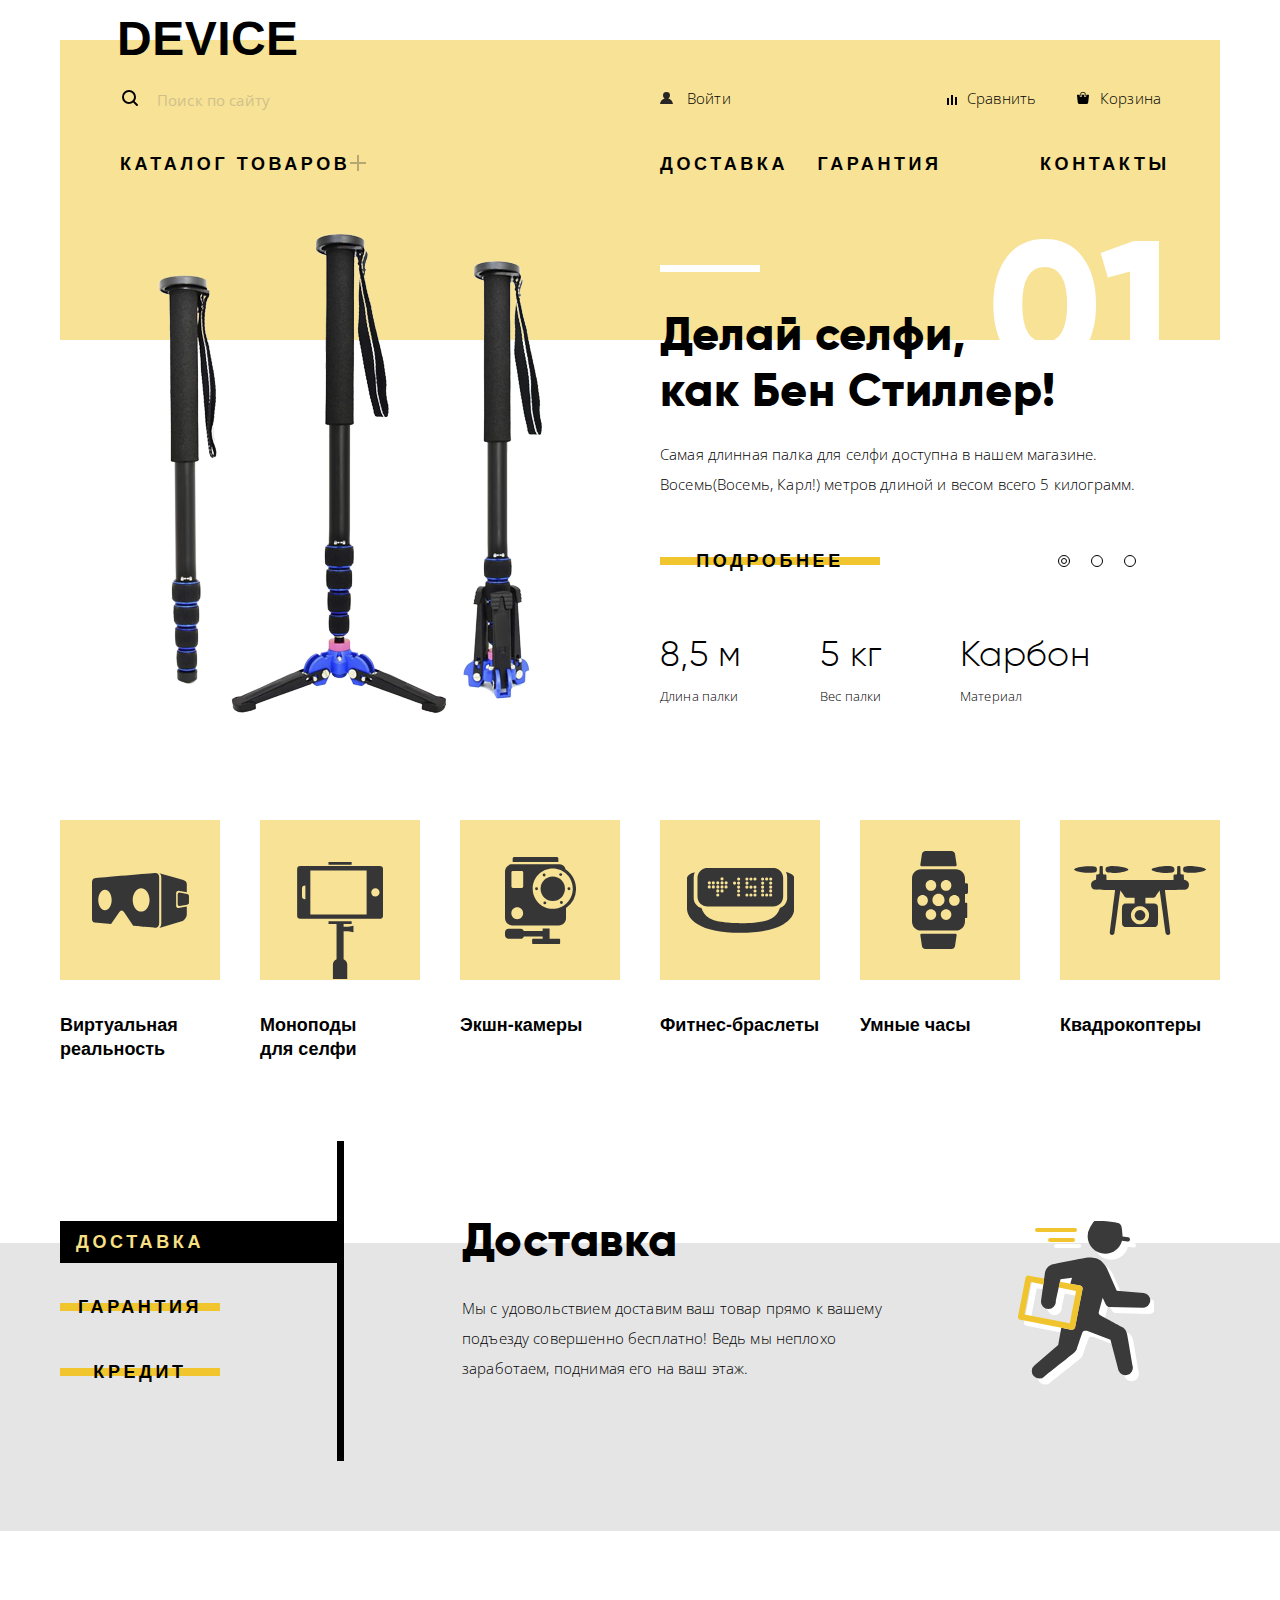
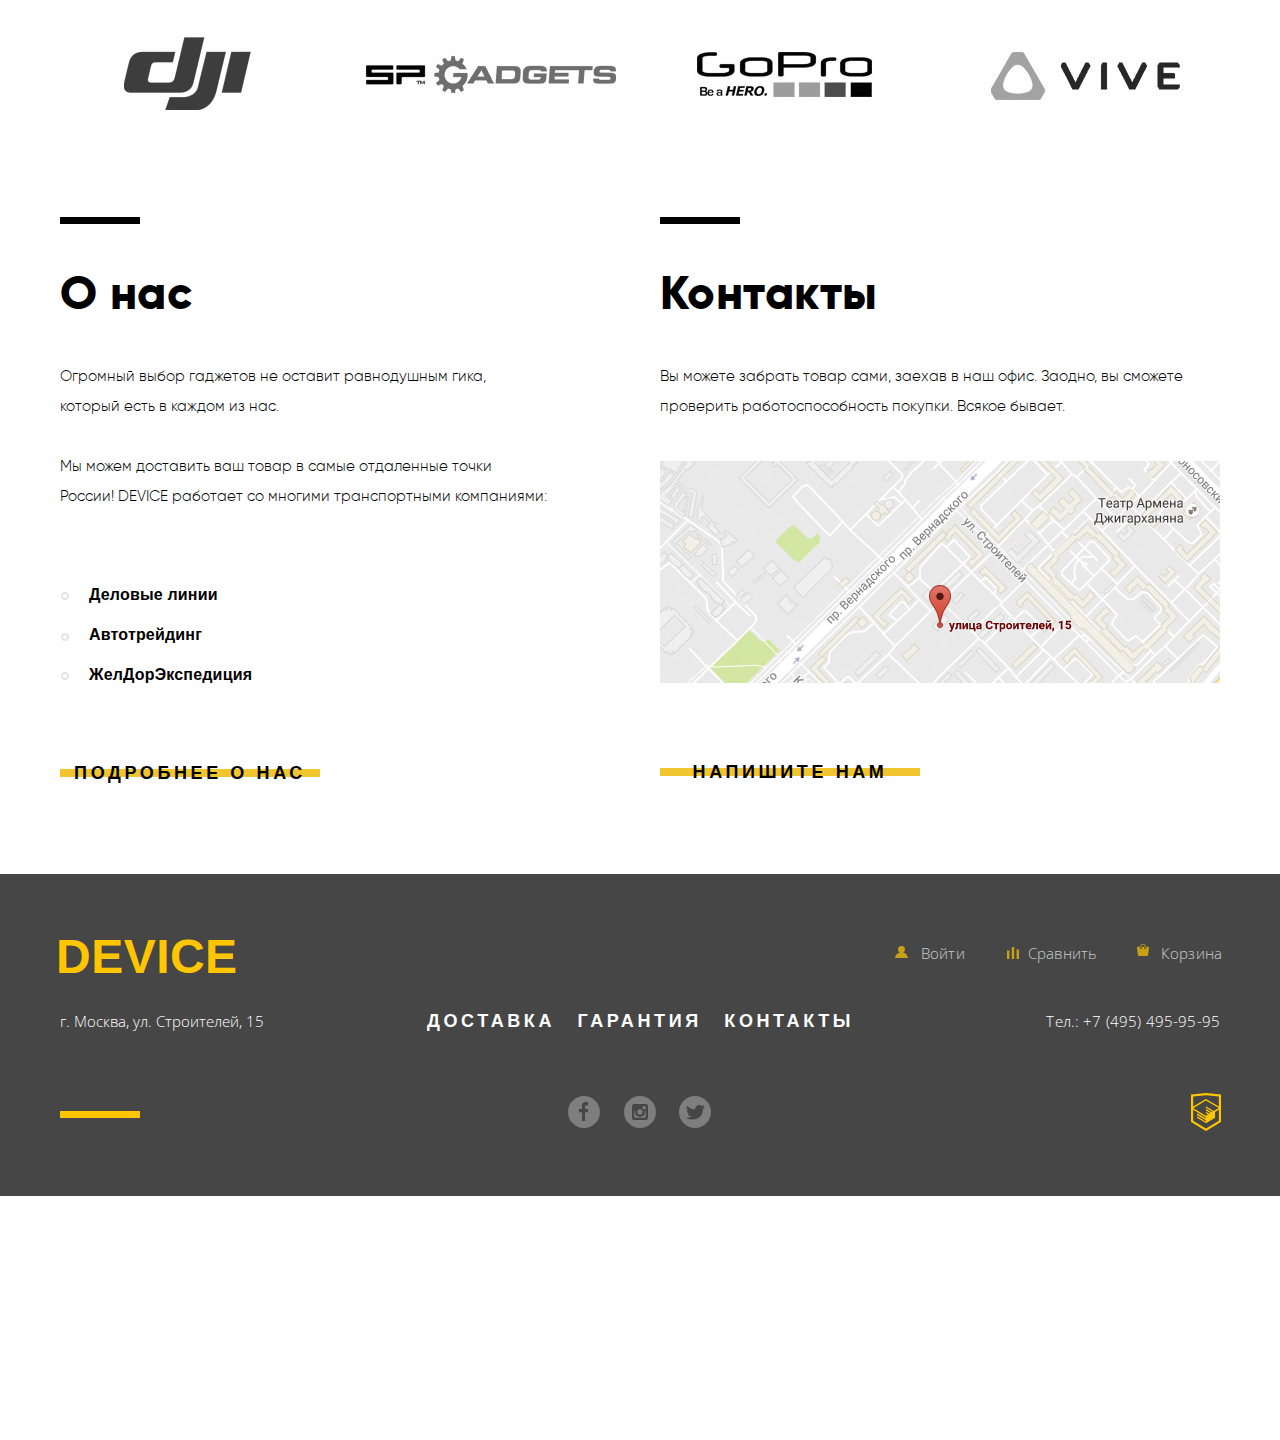
<file: index.html>
<!DOCTYPE html>
<html lang="ru">
  <head>
    <meta charset="utf-8">
    <title>Девайс</title>
    <link href="https://fonts.googleapis.com/css?family=Open+Sans:300,400&amp;subset=cyrillic,cyrillic-ext" rel="stylesheet">
    <link href="css/normalize.css" rel="stylesheet">
    <link rel="stylesheet" href="css/stylesheet.css">
   <!-- <style>
      .main-container {
        width: 1160px;
        margin: 0 auto;
      }

    </style>-->
  </head>
  <body>
    
    <header class="main-container">
      <div class="main-container-header">
        <a class="main-header-logo">
          <span class="main-header-logo">DEVICE</span>
        </a>

        <div class="main-header-start">
          <div class="search-form">
            <form class="main-header-search" action="https://echo.htmlacademy.ru" method="post">
              <input class="icon-search" type="text"  name="search-site" value="" placeholder="Поиск по сайту">
              <button class="button-search" type="submit">Найти</button>
            </form>
          </div>

          <ul class="user-navigation">
            <li class="user-link">
              <a href="login.html">
              Войти
              </a>
            </li>
            <li class="compare"> 
                <a href="compare.html">
                  Сравнить
                </a>
            </li>
            <li class="cart">
              <a href="cart.html">
                Корзина
              </a>
            </li>
          </ul>
          
        </div>

        <nav class="main-navigation">
          <ul class="main-catalog-navigation">
            <li class="top"><a href="#">
            Каталог товаров</a>
              <ul class="main-catalog-navigation-list">
                <li class="col col1">
                  <ul class="col-items">
                    <li class="col1-item"><a href="#">Виртуальная реальность</a></li>
                    <li class="col1-item"><a href="catalog.html">Моноподы для селфи</a></li>
                    <li class="col1-item"><a href="#">Экшн-камеры</a></li>
                  </ul>
                </li>
                <li class="col col2">
                  <ul class="col-items">
                    <li class="col1-item"><a href="#">Фитнес-браслеты</a></li>
                    <li class="col1-item"><a href="#">Умные часы</a></li>
                  </ul>
                </li>
                <li class="col col3">
                  <ul class="col-items">
                    <li class="col1-item"><a href="#">Квадрокоптеры</a></li>
                  </ul>
                </li>
              </ul>
            </li>       
          </ul>

          <ul class="main-services-navigation">
            <li><a href="delivery.html">Доставка</a></li>
            <li><a href="guarantee.html">Гарантия</a></li>
            <li><a href="contacts.html">Контакты</a></li>
          </ul>
        </nav>
      </div>

    </header>

    <main class="main-container">
      <h1 class="visually-hidden">Девайс</h1>

      <section class="promo-slider">
        <h2 class="visually-hidden">Промо-слайдер</h2>
      
        <ul class="promo-slider-list">
          <li>
            <div class="slide">
              <div class="slide-photo">
                <img src="img/slider-1.png" width="384" height="486" alt="Палка для селфи">
              </div>
              <div class="slide-text slide01">
                <h3>Делай селфи,<br>
                как Бен Стиллер!</h3>
                <p>Самая длинная палка для селфи доступна в нашем магазине.<br>
                  Восемь(Восемь, Карл!) метров длиной и весом всего 5 килограмм.
                </p>
                <a class="button" href="#">Подробнее</a>
                <table class="promo-slider-item">
                  <tr>
                    <td class="table-data">8,5 м</td>
                    <td class="table-data">5 кг</td>
                    <td class="table-data">Карбон</td>
                  </tr>
                  <tr>
                    <td class="table-title">Длина палки</td>
                    <td class="table-title">Вес палки</td>
                    <td class="table-title">Материал</td>
                  </tr>
                </table>
              </div>
            </div>
          </li>
          <li>
            <div class="slide">
              <div class="slide-photo">
                <img src="img/slider-2.png" width="345" height="485" alt="Фитнес-браслет">
              </div>
              <div class="slide-text slide02">
                <h3>Худеем<br>правильно!</h3>
                <p>Мотивирующие фитнес-браслеты помогут найти в себе силы<br>
                  не пропускать занятия и соблюдать диету.
                </p>
                <a class="button" href="#">Подробнее</a>
                <table class="promo-slider-item">
                  <tr>
                    <td class="table-data">48 часов</td>
                  </tr>
                  <tr>
                    <td class="table-title">Без подзарядки</td>
                  </tr>
                </table>
              </div>
            </div>
          </li>
          <li>
            <div class="slide">
              <div class="slide-photo">
                <img src="img/slider-3.png" width="526" height="334" alt="Квадрокоптер">
              </div>
              <div class="slide-text slide03">
                <h3>Порхает как бабочка,<br>жалит как пчела!</h3>
                <p>Этот обычный, на первый взгляд, квадрокоптер оснащен<br>
                  мощным лазером, замаскированным под стандартную камеру.
                </p>
                <a class="button" href="#">Подробнее</a>
                <table class="promo-slider-item">
                  <tr>
                    <td class="table-data">800 м</td>
                    <td class="table-data">50 м</td>
                  </tr>
                  <tr>
                    <td class="table-title">Дальность полета</td>
                    <td class="table-title">Радиус поражения</td>
                  </tr>
                </table>
              </div>
            </div>
          </li>
        </ul>

        <input type="radio" id="btn-1" name="toogle" checked>
        <input type="radio" id="btn-2" name="toogle">
        <input type="radio" id="btn-3" name="toogle">


        <div class="slider-controls">
          <label class="active" for="btn-1"></label>
          <label for="btn-2"></label>
          <label for="btn-3"></label>
        </div> 

      </section>

      <div class="device-catalog-navigation">
        <ul class="device-catalog">
          <li class="device-catalog-item">
            <a href="virtual-reality.html">
              <div class="device-catalog-content img-1">
                
                <!--<div class="device-catalog-image">
                </div>-->
                 <p>Виртуальная реальность</p>
              </div>
            </a> 
          </li>
         
          <li class="device-catalog-item">
            <a href="monopods-for-selfie.html">
              <div class="device-catalog-content img-2">
                <!--<div class="device-catalog-image">
                </div>-->
               <p>Моноподы <br>для селфи</p> 
              </div>
              
            </a>
          </li>
        
          <li class="device-catalog-item">
            <a href="action-cameras.html">
              <div class="device-catalog-content img-3">
                
                <!--<div class="device-catalog-image">
                </div>-->
                <p>Экшн-камеры</p>
              </div>
              
            </a>
          </li>
          
          <li class="device-catalog-item">
            <a href="fitness-bracelets.html">
              <div class="device-catalog-content img-4">
                
                <!--<div class="device-catalog-image">
                </div>-->
                <p>Фитнес-браслеты</p>
              </div>
              
            </a>
          </li>
         
          <li class="device-catalog-item">
            <a href="smart-watch.html">
              <div class="device-catalog-content img-5">
                
                <!--<div class="device-catalog-image">
                </div>-->
                <p>Умные часы</p>
              </div>
              
            </a>
          </li>

          <li class="device-catalog-item">
            <a href="quadrocopters.html">
              <div class="device-catalog-content img-6">
               
               <!-- <div class="device-catalog-image">
                </div>-->
                <p>Квадрокоптеры</p>
              </div>
              
            </a> 
          </li>
        </ul>  
      </div>

      <div class="another-section">
        <div class="main-container-slider">
          <div class="services-names">
            <h2 class="visually-hidden">Список сервисов</h2>
            <ul class="services-names-list">
              <li class="services-name-button">
                <button class="button button--slider button-current" type="button">Доставка</button>
              </li>
              <li class="services-name-button">
                <button class="button button--slider" type="button">Гарантия</button>
              </li>
              <li class="services-name-button">
                <button class="button button--slider" type="button">Кредит</button>
              </li>
            </ul>
          </div>

          <div class="services-content">
            <ul class="services-slider">
              <li class="delivery-slider">
                <h3><strong>Доставка</strong></h3>
                <p>Мы с удовольствием доставим ваш товар прямо к вашему<br>
                подъезду совершенно бесплатно! Ведь мы неплохо<br>
                заработаем, поднимая его на ваш этаж.
                </p>
              </li>
              <li class="guarantee-slider">
                <h3><strong>Гарантия</strong></h3>
                <p>Если из-за возгорания купленного у нас товара у вас сгорит<br>
                дом — не переживайте, мы выдадим вам новый.<br>
                овар, не дом, конечно же.
                </p>
              </li>
              <li class="credit-slider">
                <h3><strong>Кредит</strong></h3>
                <p>Залезть в долговую яму стало проще! Кредитные<br>
                консультанты подберут для вас наиболее выгодные<br>
                условия кредита. Выгодные для нашего банка, разумеется.
                </p>
              </li>
            </ul>
          </div>
        </div>
      </div>
      <section class="logo-list">
        <h2 class="visually-hidden">Бренды</h2>
        <ul class="logo-list-content">
          <li class="logo-list-item-1">
            <img class="default" src="img/logo-1-black.jpg" width="260" height="100" alt="Бренд-1">
            <img class="hover" src="img/logo-1-color.jpg" width="260" height="100" alt="Бренд-1">
          </li>
          <li class="logo-list-item-2">
            <img class="default" src="img/logo-2-black.jpg" width="260" height="100" alt="Бренд-2">
            <img class="hover" src="img/logo-2-color.jpg" width="260" height="100" alt="Бренд-2">
          </li>
          <li class="logo-list-item-3">
            <img class="default" src="img/logo-3-black.jpg" width="260" height="100" alt="Бренд-3">
            <img class="hover" src="img/logo-3-color.jpg" width="260" height="100" alt="Бренд-3">
          </li>
          <li class="logo-list-item-4">
            <img class="default" src="img/logo-4-black.jpg" width="260" height="100" alt="Бренд-4">
            <img class="hover" src="img/logo-4-color.jpg" width="260" height="100" alt="Бренд-4">
          </li>
        </ul>
      </section>

      <section class="index-columns">

        <section class="about-us">
          <h2>О нас</h2>
          <p class="p1">Огромный выбор гаджетов не оставит равнодушным гика, <br>
           который есть в каждом из нас.
          </p>
          <p>Мы можем доставить ваш товар в самые отдаленные точки<br>
            России! DEVICE работает со многими транспортными компаниями:
          </p>
          <ul class="transport-companies">
            <li class="transport-companies-item-1">Деловые линии</li>
            <li class="transport-companies-item-2">Автотрейдинг</li>
            <li class="transport-companies-item-3">ЖелДорЭкспедиция</li>
          </ul>
          <a class="button" href="about-us.html">Подробнее о нас</a>
        </section>

        <section class="contacts-map">
          <h2>Контакты</h2>
          <p>Вы можете забрать товар сами, заехав в наш офис. Заодно, вы сможете<br>
            проверить работоспособность покупки. Всякое бывает.
          </p>
          <figure>
            <a href="https://maps.google.com/"><img src="img/map.jpg" width="560" height="222" alt="Карта"></a>
          </figure>
          <button class="button" type="button">Напишите нам</button>
        </section>
      </section>
    </main>

    <footer class="main-footer">
      <div class="main-container-footer">
        <section class="main-footer-start">
          <h2 class="visually-hidden">Для пользователя</h2>
          <a class="main-footer-logo">DEVICE</a>
          <ul class="footer-user-navigation">
            <li class="footer-user-link">

              <a href="login.html">
                <svg xmlns="http://www.w3.org/2000/svg" width="13" height="12" viewBox="0 0 13 12"><path d="M.032 12h12.937c-.163-2.643-2.074-4.837-4.671-5.543a3.47 3.47 0 0 0 1.687-2.972 3.485 3.485 0 0 0-6.97 0c0 1.264.68 2.361 1.688 2.972C2.106 7.163.194 9.357.032 12z"/></svg>
              Войти
              </a>
            </li>
            <li class="footer-compare">
              <a href="compare.html">
                <svg xmlns="http://www.w3.org/2000/svg" width="10" height="10" viewBox="0 0 10 10"><path d="M8 2h1.984v8H8zM0 3h1.984v7H0zM4 0h2v10H4z"/></svg>
                Сравнить
              </a>
            </li>
            <li class="footer-cart">
              
              <a href="cart.html">
                <svg xmlns="http://www.w3.org/2000/svg" width="12" height="12" viewBox="0 0 12 12"><path d="M11.864 3.017a.429.429 0 0 0-.327-.154H9.225V4.09c0 .563-.484 1.022-1.08 1.022-.594 0-1.078-.458-1.078-1.022V2.863H4.909V4.09c0 .563-.485 1.022-1.08 1.022-.595 0-1.078-.458-1.078-1.022V2.863H.438a.43.43 0 0 0-.327.154.472.472 0 0 0-.108.358l.776 7.134c.015.806.642 1.455 1.411 1.455h7.595c.77 0 1.396-.649 1.411-1.455l.776-7.134a.476.476 0 0 0-.108-.358z"/><path d="M3.829 4.499c.239 0 .433-.184.433-.409V1.84c0-.632.672-1.022 1.295-1.022h1.079c.655 0 1.078.401 1.078 1.022v2.25c0 .225.194.409.431.409.239 0 .433-.184.433-.409V1.84C8.577.773 7.761 0 6.636 0H5.557c-1.19 0-2.159.826-2.159 1.84v2.25c0 .225.194.409.431.409z"/></svg>
                Корзина
              </a>
            </li>
          </ul>
        </section>

        <section class="footer-services">
          <h2 class="visually-hidden">Условия покупки</h2>
          <p class="footer-contacts">
          г. Москва, ул. Строителей, 15 </p>
          <ul class="footer-site-navigation">
            <li><a href="delivery.html">Доставка</a></li>
            <li><a href="guarantee.html">Гарантия</a></li>
            <li><a href="contacts.html">Контакты</a></li>
          </ul>
          <p class="phone">Тел.: +7 (495) 495-95-95</p>
        </section>

        <div class="social-html">
          <section class="footer-social">
            <h2 class="visually-hidden">Мы в соцсетях</h2>
            <ul class="social-nets">
              <li><a class="social-button" href="#"><span class="visually-hidden">Вконтакте</span></a></li>
              <li><a class="social-button" href="#"><span class="visually-hidden">Фейсбук</span></a></li>
              <li><a class="social-button" href="#"><span class="visually-hidden">Инстаграм</span></a></li>
            </ul>
          </section>
          <p class="footer-copyright">
            <a class="html-button" href="https://htmlacademy.ru/intensive/htmlcss">
              <span class="visually-hidden">HTML
              </span>
              <svg xmlns="http://www.w3.org/2000/svg" width="26.943" height="34.09" viewBox="0 0 26.943 34.09"><path fill="#FFC600" d="M13.62.017L13.472 0 0 1.412v24.661l13.473 8.017 13.43-7.99.042-.025V1.412L13.62.017zm11.399 12.11L13.495 5.334l-.001-.104-.087.05-.088-.056v.109L1.925 12.118V3.147l11.548-1.212L25.02 3.147v8.98zm-11.614-5.34L24.923 13.5l-4.479 2.64-7.093-4.221-.014 1.415 5.904 3.513-.86.507-5.03-2.992-.014 1.415 3.827 2.275-.782.523-3.031-1.787-.014 1.413 1.853 1.091-1.8 1.081-11.356-6.751 11.371-6.835zm-11.48 8.34l11.411 6.791.016 1.044-7.942-4.728-.015 1.416 7.979 4.795.018 1.076-7.973-4.74-.013 1.414 8.021 4.822.046.025 8.143-4.872-.011-5.177 3.415-2.036v10.021L13.472 31.85 1.925 24.979v-9.852z"/>
              </svg>
            </a>
          </p>
        </div>
      </div>
    </footer>

    <section class="write-us">
      <h2 class="visually-hidden">Обратная связь</h2>
      <form class="write-us-form" action="https://echo.htmlacademy.ru" method="post">
        <p class="wtite-us-item valid">
          <label for="write-us-name">Ваше имя:</label>
          <input id="write-us-name" type="text" name="name" value="" placeholder="Имя Фамилия">
        </p>
        <p class="wtite-us-item">
          <label for="write-us-email">Ваш e-mail:</label>
          <input id="write-us-email" type="email" name="email" value="" placeholder="email@example.com"> 
        </p>
        <p class="wtite-us-text">
          <label for="write-us-message">Текст письма:</label>
          <textarea id="write-us-message" name="message" rows="10" cols="90">В свободной форме
          </textarea>
        </p>
        <button class="button" type="submit">Отправить</button>
      </form>
      <button class="modal-close" type="button">Закрыть</button> 
    </section>

    <section class="map">
      <h2 class="visually-hidden">Как до нас добраться</h2>
      <p>
        <img src="img/map-big.jpg" width="960" height="559" alt="Офис компании по адресу ул. Строителей, д.15, г.Москва">
      </p>
      <button class="modal-close" type="button">Закрыть</button>
    </section>



	        <!--<ul class="slide-switches">
	          <li class="slide-radio">
	            <button class="slide-btn" type="button">

	            </button>
	          </li>
	          <li class="slide-radio">
	            <button class="slide-btn" type="button">
	              
	            </button>
	          </li>
	          <li class="slide-radio">
	            <button class="slide-btn" type="button">
	              
	            </button>
	          </li>
	        </ul>-->
	        
    </main>
      
  </body>
</html>
</file>
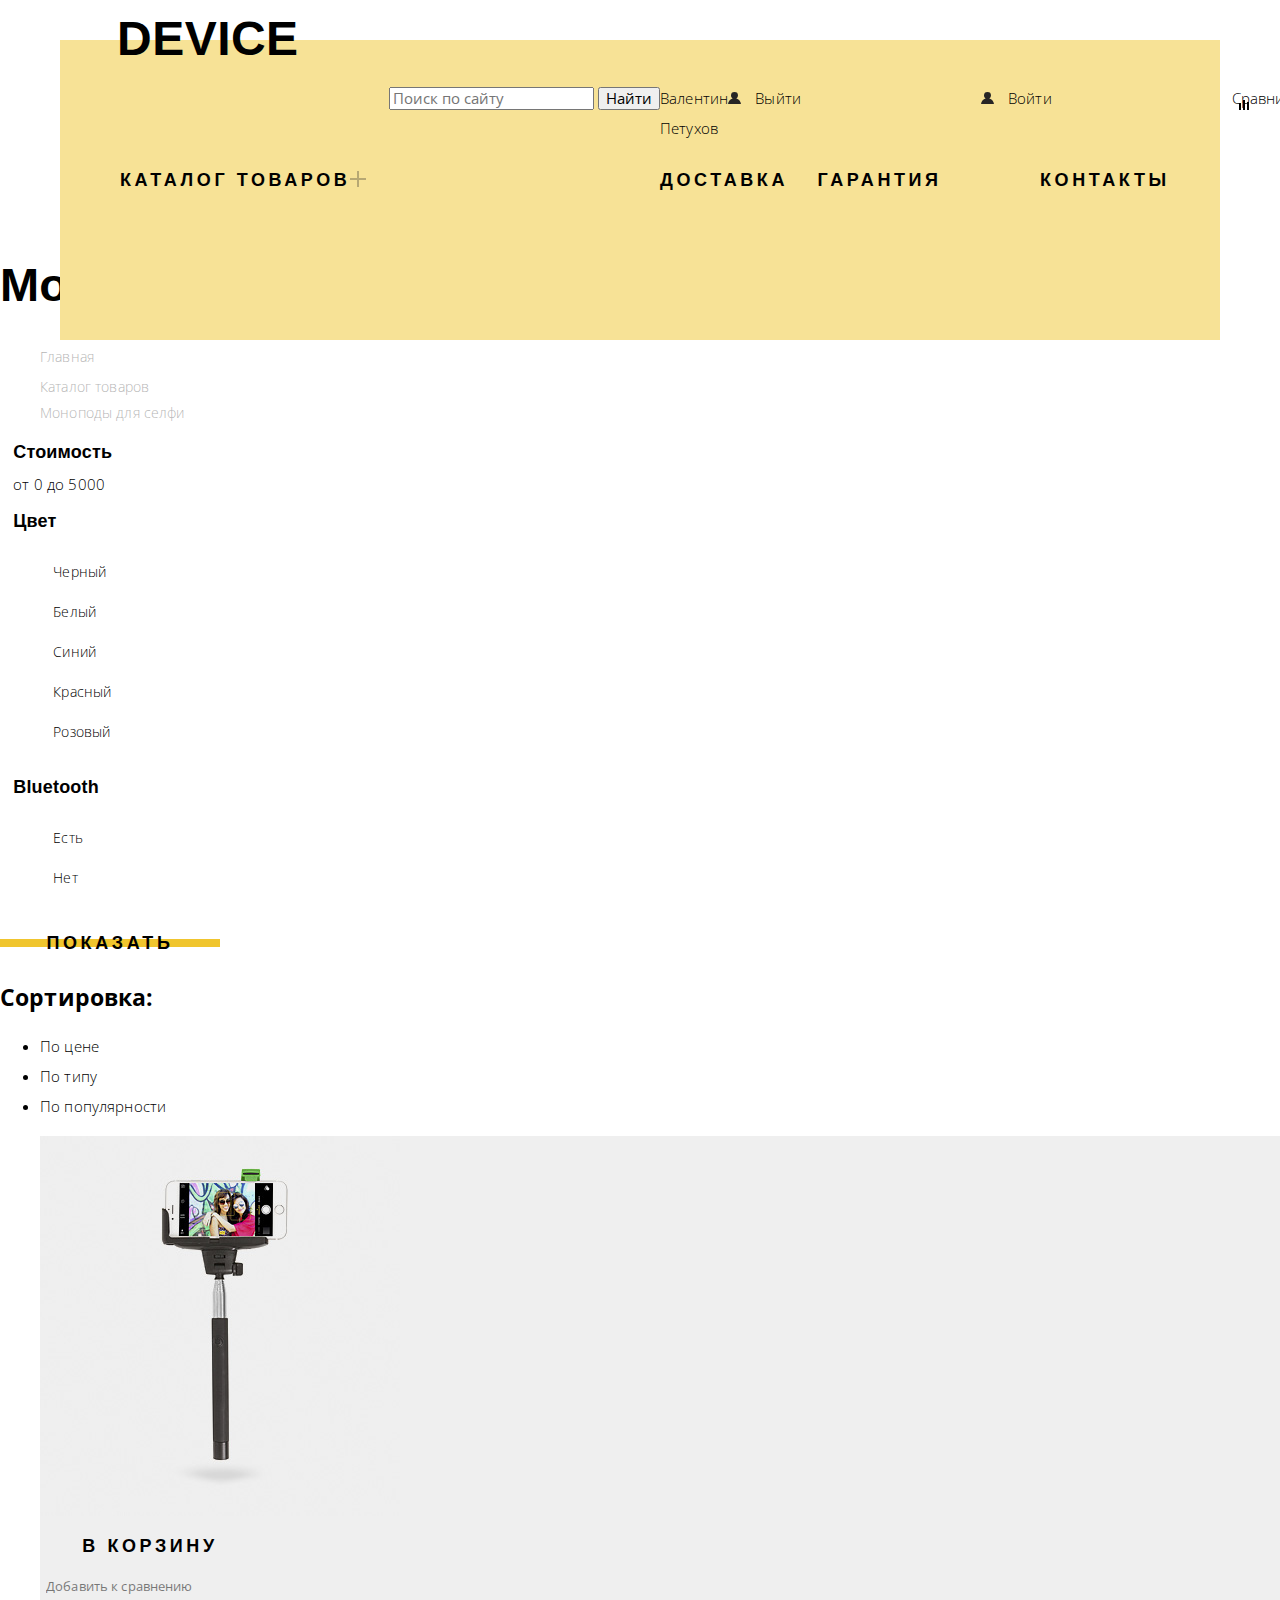
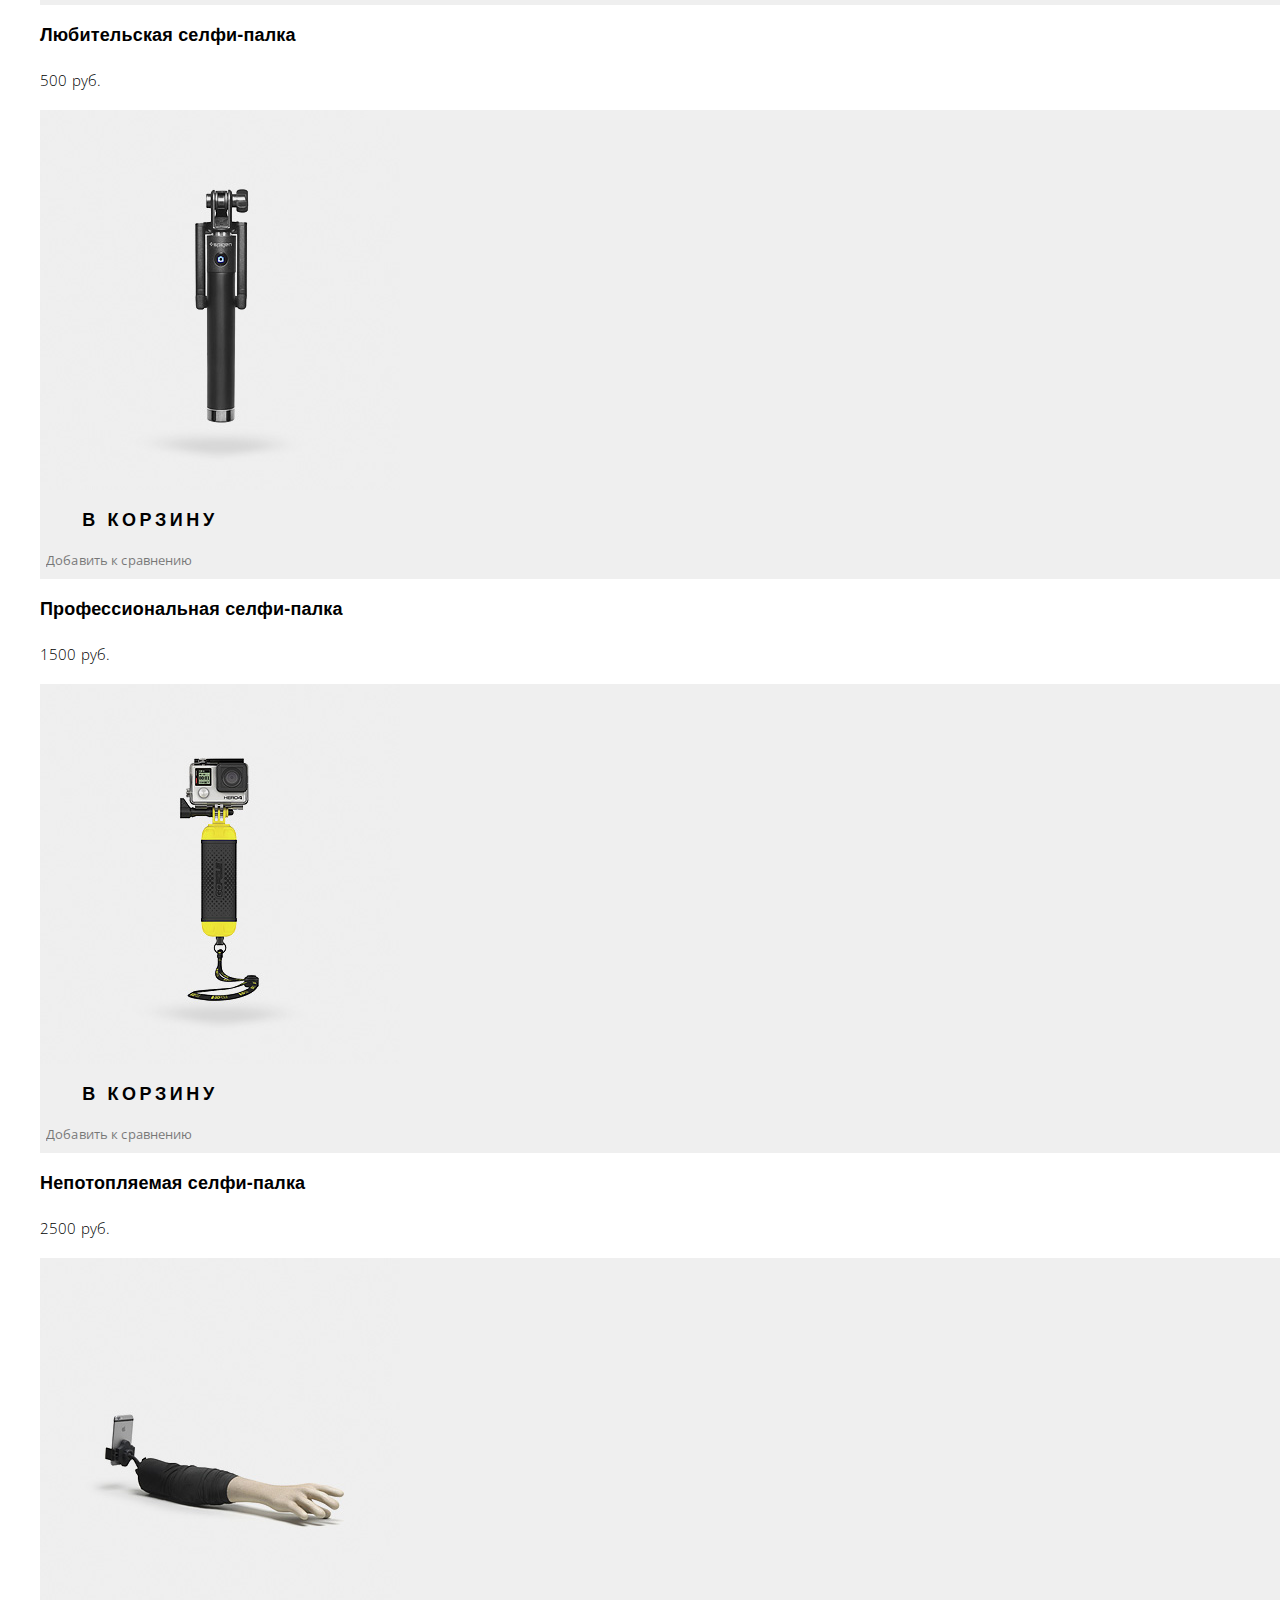
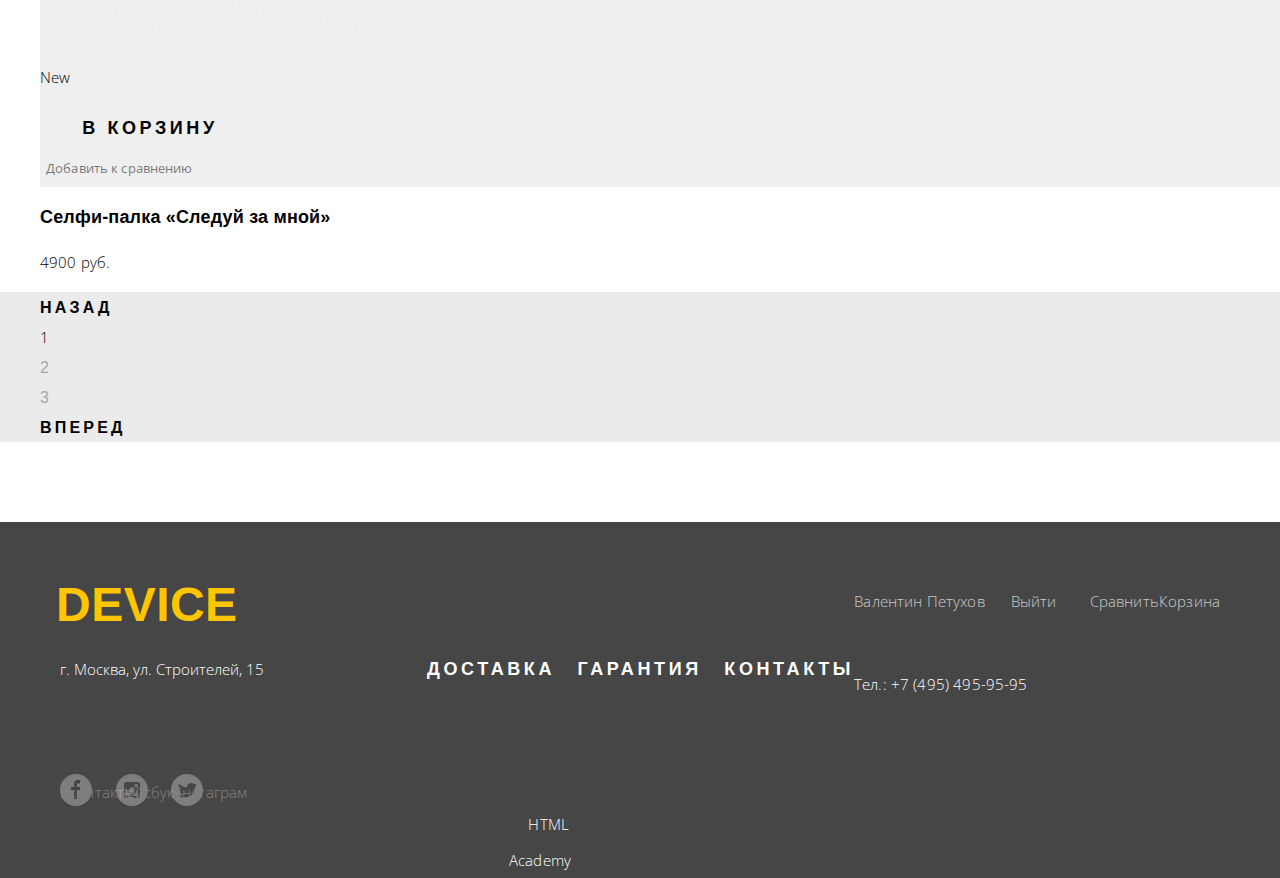
<file: catalog.html>
<!DOCTYPE html>
<html lang="ru">
  <head>
    <meta charset="utf-8">
    <title>Девайс</title>
    <link href="https://fonts.googleapis.com/css?family=Open+Sans:300,400&amp;subset=cyrillic,cyrillic-ext" rel="stylesheet">
    <link href="css/normalize.css" rel="stylesheet">
    <link rel="stylesheet" href="css/stylesheet.css">
 
   <!--<style>
      .catalog-col {
        width: 50%;
        padding-right: 20px;
        padding-left: 20px;
      }
      .catalog-item__picture-wrap {
        height: 380px;
        margin-bottom: 30px;
        position: relative;
      }
      .catalog-item__overlay {
        position: absolute;
      } 
    </style>-->
  </head>
  <body class="inner-page">
    <!--<p>Репозиторий создан для обучения на интенсивном онлайн‑курсе «<a href="https://htmlacademy.ru/intensive/htmlcss">Профессиональный HTML и CSS, уровень 1</a>».</p>-->
    <header class="main-header">
      <div class="main-container-header">
        <a class="main-header-logo">
          <span class="main-header-logo">DEVICE</span>
        </a>

        <div class="main-header-start">
          <form class="main-header-search" action="https://echo.htmlacademy.ru" method="post">
            <input type="text"  name="search-site" value="" placeholder="Поиск по сайту">
            <button class="button-search" type="submit">Найти</button>
          </form>
         
          <ul class="user-navigation">
            <li class="user-name"><a href="#">Валентин Петухов</a</li>
            <li class="user-link"><a href="#">Выйти</a></li>
            <li class="user-link"><a href="login.html">Войти</a></li>
            <li>
                <a href="compare.html">
                  <span class="compare">Сравнить</span>
                </a>
            </li>
            <li>
              <a href="cart.html">
                <span class="footer-cart">Корзина</span>
              </a>
            </li>
          </ul>
        </div>

        <nav class="main-navigation">
          <ul class="main-catalog-navigation">
            <li class="top"><a href="#">Каталог товаров</a>
              <ul class="main-catalog-navigation-list">
                <li><a href="#">Виртуальная реальность</a></li>
                <li><a href="catalog.html">Моноподы для селфи</a></li>
                <li><a href="#">Экшн-камеры</a></li>
                <li><a href="#">Фитнес-браслеты</a></li>
                <li><a href="#">Умные часы</a></li>
              </ul>
            </li>   
          </ul>

          <ul class="main-services-navigation">
            <li><a href="delivery.html">Доставка</a></li>
            <li><a href="guarantee.html">Гарантия</a></li>
            <li><a href="contacts.html">Контакты</a></li>
          </ul>
        </nav>
      </div>

    </header>






    <!--<header class="main-header">
      <a class="main-header-logo" href="#">
        <img src="img/logo.png" width="164" height="36" alt="Логотоп Девайс">
      </a>

      <div class="main-header-start">
        <form class="main-header-search" action="https://echo.htmlacademy.ru" method="post">
          <label>
            <input type="search"  name="" value="" placeholder="Поиск по сайту">
          </label>
          <button class="button" type="submit">Найти</button>
        </form>

        <ul class="user-navigation">
          <li class="user-name"><a href="#">Валентин Петухов</a</li>
          <li class="user-link"><a href="#">Выйти</a></li>
        </ul>

        <a href="compare.html">
          <span class="compare">Сравнить</span>
        </a>

        <a href="cart.html">
          <span class="footer-cart">Корзина</span>
        </a>
      </div>

      <nav class="main-navigation">
        <ul class="main-catalog-navigation">
          <li><a href="catalog.html">Каталог товаров</a></li>
          <ul class="main-catalog-navigation-list">
            <li><a href="#">Виртуальная реальность</a></li>
            <li><a href="#">Моноподы для селфи</a></li>
            <li><a href="#">Экшн-камеры</a></li>
            <li><a href="#">Фитнес-браслеты</a></li>
            <li><a href="#">Умные часы</a></li>
          </ul>
        </ul>
     
        <ul class="main-services-navigation">
          <li><a href="delivery.html">Доставка</a></li>
          <li><a href="guarantee.html">Гарантия</a></li>
          <li><a href="contacts.html">Контакты</a></li>
        </ul>
      </nav>

    </header>-->
    <main class="main-container">
      <h1 class="page-title">Моноподы для селфи</h1>

      <ul class="breadcrumbs">
        <li><a href="index.html">Главная</a></li>
        <li><a href="catalog.html">Каталог товаров</a></li>
        <li class="breadcrumbs-current">Моноподы для селфи</li>
      </ul>

      <aside class="filters">
        <h2 class="visually-hidden">Фильтр товаров</h2>
        <form class="filter" method="get" action="https://echo.htmlacademy.ru">
          <fieldset>
            <legend>Стоимость</legend>
              <div class="range-filter">
                <div class="range-controls">
                  <div class="scale"> <!--шкала-->
                    <div class="bar"> <!--заполнитель шкалы-->
                    </div>
                  </div>
                  <div class="toogle-min"> <!--левый ползунок-->
                  </div>
                  <div class="toogle-max"><!--правый ползунок-->
                  </div>
                </div>
                <div class="price-control">
                  <span class="price-control-min-value">от 0</span>
                  <span class="price-control-max-value">до 5000</span>
                </div>
              <!--<label for="cost" class="visually-hidden">
              <input class="visually-hidden filter-input-range" type="range" name="" id="cost" min="0" max="9000">
              </label>-->
          </fieldset>

          <fieldset>
            <legend>Цвет</legend>
            <ul>
              <li class="filter-option">
                <input class="visually-hidden filter-input filter-input-checkbox" type="checkbox" name="black" id="filter-black" checked>
                <label for="filter-black">Черный</label>
              </li>
              <li class="filter-option">
                <input class="visually-hidden filter-input filter-input-checkbox" type="checkbox" name="white" id="filter-white">
                <label for="filter-white">Белый</label> 
              </li>
              <li class="filter-option">
                <input class="visually-hidden filter-input filter-input-checkbox" type="checkbox" name="blue" checked id="filter-blue">
                <label for="filter-blue">Синий</label>
              </li>
              <li class="filter-option">
                <input class="visually-hidden filter-input filter-input-checkbox" type="checkbox" name="red" checked id="filter-red">
                <label for="filter-red">Красный</label> 
              </li>
              <li class="filter-option">
                <input class="visually-hidden filter-input filter-input-checkbox" type="checkbox" name="pink" id="filter-pink">
                <label for="filter-pink">Розовый</label>  
              </li>
            </ul>
            
          </fieldset>
          <fieldset>
            <legend>Bluetooth</legend>
            <ul>
              <li class="filter-option">
                <input class="visually-hidden filter-input filter-input-radio" type="radio" name="product-group" value="yes" id="filter-bluetooth-yes" checked>
                <label for="filter-bluetooth-yes">Есть</label>
              </li>
              <li class="filter-option">
                <input class="visually-hidden filter-input filter-input-radio" type="radio" name="product-group" value="no" id="filter-bluetooth-no">
                <label for="filter-bluetooth-no">Нет</label>
              </li>
            </ul>
          </fieldset>
          <button type="submit" class="filter-button button">Показать</button>
        </form>
      </aside>


      <section class="main-catalog">

        <div class="sorting">
          <h2 class="sorting-title">Сортировка:</h2>
          <ul class="sorting-list">
            <li class="sorting-list-item">
              <a href="#"><span class="sorting-list-item-name">По цене</span></a>
            </li>
            <li class="sorting-list-item">
              <a href="#"><span class="sorting-list-item-name">По типу</span></a>
            </li>
            <li class="sorting-list-item">
              <a href="#"><span class="sorting-list-item-name">По популярности</span></a>
            </li>
          </ul>
          <div class="sorting-badges">
            <a href="#"><span class="sorting-badge-1"></span></a>
            <a href="#"><span class="sorting-badge-1"></span></a>
        </div>

        <section class="catalog">
          <h2 class="visually-hidden">Список моноподов для селфи</h2>

          <ul class="catalog-list">
            <li class="catalog-col">       
              <div class="catalog-item">
                <div class = "catalog-item__picture-wrap">
                  <img src="img/product-1.jpg" width="360" height="380" alt="Любительская селфи-палка">
                  <div class = "catalog-item__overlay">
                    <button type="submit" class="button">В корзину</button>
                    <button type="submit" class="button-compare">Добавить к сравнению</button>
                  </div>
                </div>
                <div class = "catalog-item__content">
                  <h3 class = "catalog-item__title">
                    <a href = "#">Любительская селфи-палка</a>
                  </h3>
                  <p class = "catalog-item__price">500 руб.</p>
                </div>      
              </div>
            </li> 
            <li class="catalog-col">       
              <div class="catalog-item">
                <div class = "catalog-item__picture-wrap">
                  <img src="img/product-2.jpg" width="360" height="380" alt="Профессиональная селфи-палка">
                  <div class = "catalog-item__overlay">
                    <button type="submit" class="button">В корзину</button>
                    <button type="submit" class="button-compare">Добавить к сравнению</button>
                  </div>
                </div>
                <div class = "catalog-item__content">
                  <h3 class = "catalog-item__title">
                    <a href = "#">Профессиональная селфи-палка</a>
                  </h3>
                  <p class = "catalog-item__price">1500 руб.</p>
                </div>      
              </div>
            </li>
            <li class="catalog-col">       
              <div class="catalog-item">
                <div class = "catalog-item__picture-wrap">
                  <img src="img/product-3.jpg" width="360" height="380" alt="Непотопляемая селфи-палка">
                  <div class = "catalog-item__overlay">
                    <button type="submit" class="button">В корзину</button>
                    <button type="submit" class="button-compare">Добавить к сравнению</button>
                  </div>
                </div>
                <div class = "catalog-item__content">
                  <h3 class = "catalog-item__title">
                    <a href = "#">Непотопляемая селфи-палка</a>
                  </h3>
                  <p class = "catalog-item__price">2500 руб.</p>
                </div>      
              </div>
            </li>
            <li class="catalog-col">       
              <div class="catalog-item">
                <div class = "catalog-item__picture-wrap">
                  <img src="img/product-4.jpg" width="360" height="380" alt="Селфи-палка «Следуй за мной»">
                  <p class="catalog-item__label">New</p>
                  <div class = "catalog-item__overlay">
                    <button type="submit" class="button">В корзину</button>
                    <button type="submit" class="button-compare">Добавить к сравнению</button>
                  </div>
                </div>
                <div class = "catalog-item__content">
                  <h3 class = "catalog-item__title">
                    <a href = "#">Селфи-палка «Следуй за мной»</a>
                  </h3>
                  <p class = "catalog-item__price">4900 руб.</p>
                </div>      
              </div>
            </li>
          </ul>

          <div class="pagination">
            <ul class="pagination-list">
              <li class="pagination-item forward-before"><span class="button-back">Назад</span></li>
              <li class="pagination-item pagination-item-current">1</li>
              <li class="pagination-item"><a href="#">2</a></li>
              <li class="pagination-item"><a href="#">3</a></li>
              <li class="pagination-item forward-before"><a href="#"><span class="button-next">Вперед</span></a></li>
            </ul>
          </div>
        </section>
      </section>            
    
    </main>

    <footer class="main-footer">
      <div class="main-container-footer">
        <section class="main-footer-start">
          <h2 class="visually-hidden">Для пользователя</h2>
          <a class="main-footer-logo"><span class="main-footer-logo">DEVICE</span></a>
          <ul class="footer-user-navigation">
            <li class="user-name"><a href="#">Валентин Петухов</a></li>
            <li class="footer-user-link">
              <a href="login.html">Выйти</a>
            </li>
            <li>
              <a href="compare.html">
                <span class="footer-compare">Сравнить</span>
              </a>
            </li>
            <li>
              <a href="cart.html">
                <span class="footer-cart">Корзина</span>
              </a>
            </li>
          </ul>
        </section>

        <section class="footer-services">
          <h2 class="visually-hidden">Условия покупки</h2>
          <p class="footer-contacts">
          г. Москва, ул. Строителей, 15 </p>
          <ul class="footer-site-navigation">
            <li><a href="delivery.html">Доставка</a></li>
            <li><a href="guarantee.html">Гарантия</a></li>
            <li><a href="contacts.html">Контакты</a></li>
          </ul>
          <p>Тел.: +7 (495) 495-95-95</p>
        </section>

        <section class="footer-social">
          <h2 class="visually-hidden">Мы в соцсетях</h2>
          <ul class="social-nets">
            <li><a class="social-button" href="#">Вконтакте</a></li>
            <li><a class="social-button" href="#">Фейсбук</a></li>
            <li><a class="social-button" href="#">Инстаграм</a></li>
          </ul>
        </section>

        <p class="footer-copyright">
          <a class="html-button" href="https://htmlacademy.ru/intensive/htmlcss">HTML Academy</a>
        </p>
      </div>
    </footer>

    <section class="write-us">
      <h2 class="visually-hidden">Обратная связь</h2>
      <form class="write-us-form" action="https://echo.htmlacademy.ru" method="post">
        <p class="wtite-us-item">
          <label for="write-us-name">Ваше имя:</label>
          <input id="write-us-name" type="text" name="name" value="" placeholder="Имя Фамилия" required>
        </p>
        <p class="wtite-us-item">
          <label for="write-us-email">Ваш e-mail:</label>
          <input id="write-us-email" type="email" name="email" value="" placeholder="email@example.com"> 
        </p>
        <p class="wtite-us-item">
          <label for="write-us-message">Текст письма:</label>
          <br>
          <textarea id="write-us-message" name="message" rows="10" cols="90">В свободной форме
          </textarea>
        </p>
        <button class="button" type="submit">Отправить</button>
      </form>
      <button class="modal-close" type="button">Закрыть</button> 
    </section>

    <section class="map">
      <h2 class="visually-hidden">Как до нас добраться</h2>
      <p>
        <img src="img/map-big.jpg" width="960" height="559" alt="Офис компании по адресу ул. Строителей, д.15, г.Москва">
      </p>
      <button class="modal-close" type="button">Закрыть</button>
    </section>
  </body>
</html>
</file>
<file: css/stylesheet.css>
/*! Generated by Font Squirrel (https://www.fontsquirrel.com) on March 12, 2018 */



@font-face {
    font-family: 'gilroyextrabold';
    src: url('../fonts/gilroyextrabold-webfont.woff2') format('woff2'),
         url('../fonts/gilroyextrabold-webfont.woff') format('woff');
    font-weight: normal;
    font-style: normal;

}

@font-face {
    font-family: 'gilroylight';
    src: url('../fonts/gilroylight-webfont.woff2') format('woff2'),
         url('../fonts/gilroylight-webfont.woff') format('woff');
    font-weight: normal;
    font-style: normal;

}

body {
  margin: 0;
  padding: 0;

  font-family: "Open Sans", Arial, sans-serif;
  font-size: 15px;
  line-height: 30px;
  font-weight: 300;
  color: #000000;
  letter-spacing: 0.15px;
  background-color: #ffffff;
  background-position: top center;
  background-repeat: no-repeat; 
  
}

.main-container{
  width: 100%;
  /*background-color: #ffffff;*/
}

.visually-hidden:not(:focus):not(:active),
input[type="checkbox"].visually-hidden,
input[type="radio"].visually-hidden {
  position: absolute;

  width: 1px;
  height: 1px;
  margin: -1px;
  border: 0;
  padding: 0;

  white-space: nowrap;

  clip-path: inset(100%);
  clip: rect(0 0 0 0);
  overflow: hidden;
}

a {
  text-decoration: none;
  color: #000000;
}

.user-navigation,
.main-catalog-navigation-list,
.main-catalog-navigation,
.main-services-navigation,
.promo-slider-list,
.device-catalog,
.services-slider,
.logo-list-content,
.main-footer-start,
.footer-user-navigation,
.footer-site-navigation,
.social-nets,
.transport-companies,
.services-names-list,
.slide-switches {
  list-style: none;
}
/*ХЕДЕР*/

.main-container-header{
  display:flex;
  position: relative;
  flex-direction:column;
  width: 1160px;
  padding: 0 20px;
  box-sizing: border-box;
  min-height: 300px;
  margin: 0 auto;
  margin-top: 40px;
  background-color: #f7e296;
  margin-bottom: -110px;
}

.main-container-header .main-header-start{
  display: flex;
  justify-content: flex-end;
}

.main-container-header a:hover {
  opacity:0.6;
}
.main-container-header a:focus,
.main-container-header a:active {
  opacity:0.3;
}

a.main-header-logo{
  position: absolute;
  top: -25px;
  left: 57px;
  position: absolute;
  font-family: "Gilroy", Arial, sans-serif;
  font-size: 48px;
  line-height: 48px;
  letter-spacing: 0.48px;
  text-transform: uppercase;
  font-weight: 700;
  cursor: pointer;
}

.user-navigation{
  display: flex;
  /*justify-content: flex-end;*/
  width: 500px;
  margin:0;
  padding: 0;
}

.user-navigation a,
.main-navigation a,
.cart a{
  display: block;
}

.cart{
  position: relative;
  width: 100px;
}

.compare{
  position: relative;
  width: 120px;
}

.user-link{
  /*display: flex;*/
  position: relative;
  width: 100px;
  margin-right: 180px;
}

.cart a{
  padding-left: 40px;
}

.compare a{
  padding-left: 27px;
}

.user-link a{
  padding-left: 27px;
}

.cart::before {
  content: "";

  position: absolute;
  top: 9px;
  left: 17px;
  
  width: 14px;
  height: 14px;
  
  background-image: url("../img/cart.svg");
  background-repeat: no-repeat;
  background-position: 0 0;
}

.compare::before {
  content: "";

  position: absolute;
  top: 12px;
  left: 7px;
  
  width: 12px;
  height: 12px;
  
  background-image: url("../img/compare.svg");
  background-repeat: no-repeat;
  background-position: 0 0;
}

.user-link::before {
  content: "";

  position: absolute;
  top: 9px;
  left: 0px;
  
  width: 14px;
  height: 14px;
  
  background-image: url("../img/user.svg");
  background-repeat: no-repeat;
  background-position: 0 0;
}


.cart:hover::before,
.compare:hover::before,
.user-link:hover::before{
  opacity: 0.8;
}

.cart:focus::before,
.cart:active::before,
.compare:focus::before,
.compare:active::before,
.user-link:focus::before,
.user-link:active::before{
  opacity: 0.3;
}

.main-navigation {
  display: flex;
  justify-content: space-between;
  width: 1040px;
  margin: 0 auto;
  font-family: "Gilroy", Arial, sans-serif;
  font-size: 18px;
  line-height: 24px;
  color: #000000;
  letter-spacing: 3.6px;
  font-weight: 300;
  text-transform: uppercase;
  font-weight: 700;

  /*background-color: #f7e296;*/
}

.main-catalog-navigation{

  margin:0;
  padding: 0;
}

li.top{
  display: block;
  position: relative;
  width: 300px;
}

li.top::before{
  content: " ";

  position: absolute;
  top: 3px;
  right: 54px;
  width: 16px;
  height: 16px;

  background-image: url("../img/plus.svg");
  background-repeat: no-repeat;
  opacity: 0.3;

}


.main-services-navigation{
  display: flex;
  justify-content: space-between;
  width: 500px;
  /*margin:0;*/
  padding: 0;
  margin: 0;
}

.main-services-navigation a{
  display: block;
}

.main-services-navigation li:nth-child(1){
  width: 125px;
}

.main-services-navigation li:nth-child(2){
  width: 190px;
}

.main-services-navigation li:nth-child(3){
  width: 120px;
}

.search-form{
  width: 440px;
  margin-right: 100px;
}

.main-header-start{
  width: 1040px;
  margin: 0 auto;
  padding-top: 43px;
  margin-bottom: 25px;
  /*min-height: 80px;*/
}

/*ФОРМА НАЙТИ*/
.search-form{
  position: relative;
}

.search-form input {
  display: block; 
  position: relative;
  box-sizing: border-box;
  padding: 0;
  margin: 0;
  /*height: 42px;*/
  width: 353px;
  padding-left: 35px;
  padding-bottom: 10px;
  float: left;
  background-color: transparent;
  font-family: "Open Sans", Arial, sans-serif;
  font-size: 15px;
  line-height: 30px;
  letter-spacing: 0.15px;
  opacity: 0.3;

  border: 2px solid transparent;
  border-bottom-color: transparent; 
  outline: none;
  cursor: pointer;
}

.search-form button {
  display: none;
  /*float: left;*/
  position: absolute;
  top: -4px;
  right: 0;
  width: 85px;
  height: 48px;
  
  line-height: 44px;
  text-align: center;
  
  background: transparent;
  
  border: 2px solid #000;
  outline: none;
}

.search-form::before{
  content: " ";
  position: absolute;
  top: 7px;
  left: 2px;

  width: 20px;
  height: 20px;

  background-image: url(../img/search.svg);
  background-repeat: no-repeat;
  opacity: 1;
}

.search-form:hover::before{
  opacity: 1;
}

.search-form:focus::before{
  opacity: 1;
}

.search-form input[type="text"]:hover{
  opacity: 0.6;
}

.search-form input[type="text"]:focus,
.search-form input[type="text"]:active{
  border-bottom-color: #000;
  opacity: 1;
}

.search-form input:focus + button,
.search-form input:active + button{
  display: block;
}

.search-form button:hover {
  display: block;
  
  color: #fff;
  
  background: #000;
}
.search-form button:active {
  color: rgba(255, 255, 255, .3);
}



/*ПОДМЕНЮ*/

.col-items{
  margin: 0;
  padding: 0;
  list-style: none;
}

.col{
  margin-right: 40px;
}

.col1{
  padding-left: 60px;
  width: 200px;
}
.col2{
  width: 160px;
}

.col3{
  width: 160px;
}


.main-catalog-navigation-list{
  display: flex;
  position: absolute;
  left: -60px;
  margin: 0;
  padding: 0;
  width: 1160px;
  min-height: 145px;
  background-color: #f7e296;
  padding-top: 20px;
  
  z-index: 1000;
}

.main-catalog-navigation-list a{
  font-family: "Open Sans", Arial, sans-serif;
  font-size: 15px;
  line-height: 36px;
  font-weight: 300;
  color: #000000;
  letter-spacing: 0.15px;
  text-transform: none;
  width: 600px;

}

ul.main-catalog-navigation-list{
  visibility:hidden;
}

li.top:hover ul.main-catalog-navigation-list{
  visibility:visible;
}

/*СЛАЙДЕР*/
.promo-slider{
  position: relative;
  width: 1160px;
  padding: 0;
  min-height: 500px; /*временно*/
  margin:0 auto;
  /*border:2px dotted black;*/
  box-sizing: border-box;
  margin-bottom: 90px;
}

.promo-slider-list{
  margin: 0;
  padding: 0;
  position: relative;

}

.promo-slider-list > li {
  position: absolute;
  left: 0;
  top: 0;
}

.promo-slider-list h3{
  font-family: "gilroyextrabold", Arial, sans-serif;
  color: #000000;
  font-size: 47px;
  line-height: 56px;
  letter-spacing: 0.47px;
}

.promo-slider-item{
  border-collapse: collapse;
}


td.table-title{
  font-family: "Open Sans", Arial, sans-serif;
  font-size: 13px;
  line-height: 20px;
  letter-spacing: 0.13px;
  padding: 0;
}

td.table-data{
  font-family: "gilroylight", Arial, sans-serif;;
  font-size: 36px;
  line-height: 48px;
  letter-spacing: 0.36px;
  padding: 0 0 8px 0;
}

table.promo-slider-item td:nth-child(1) {
  width: 160px;
}

table.promo-slider-item td:nth-child(2) {
  width: 140px;
}


.slide{
  display: flex;
  /*position: absolute;*/
  /*top:0;*/
  /*left:600px;Почему не в самом углу заголовок?*/
  /*width: 100%
  height:100%;
  background-color:rgba(255,255,0,0.1);*/
}

.slide-photo{
  box-sizing: border-box;
  width: 580px;
  min-height: 500px;
  text-align: center;
}

.slide-text{
  box-sizing: border-box;
  width: 580px;
  padding: 77px 0 0 20px;
}

.slide-text h3{
  /*padding-top: 80px;*/
  position: relative;
  margin-top: 0px;
  margin-bottom: 20px;
}

.slide-text h3::before{
  content:" ";

  position: absolute;
  top: -42px;
  width: 100px;
  height: 7px;
  background-color: #ffffff;
}

.slide01 h3::after{
  content:"01";
  top: -90px;
  right: 65px;


  position: absolute;
  width: 167px;
  height: 125px;

  font-family: "gilroyextrabold", Arial, sans-serif;;
  font-size: 180px;
  line-height: 180px;
  letter-spacing: 1.8px;

  color: #ffffff;
}

.slide02 h3::after{
  content:"02";
  top: -90px;
  right: 88px;
  
  position: absolute;
  width: 167px;
  height: 125px;

  font-family: "gilroyextrabold", Arial, sans-serif;;
  font-size: 180px;
  line-height: 180px;
  letter-spacing: 1.8px;

  color: #ffffff;
}

.slide03 h3::after{
  content:"03";
  top: -90px;
  right: 88px;
  
  position: absolute;
  width: 167px;
  height: 125px;

  font-family: "gilroyextrabold", Arial, sans-serif;;
  font-size: 180px;
  line-height: 180px;
  letter-spacing: 1.8px;

  color: #ffffff;
}

.slide-text p{
  margin-top: 0px;
  margin-bottom: 41px;
}

.slide-text a {
  margin-bottom: 48px;
}

.button {
  position: relative;
  
  width: 220px;
  height: 42px;
  display: block;
  
  font-family: "Gilroy", Arial, sans-serif;
  font-size: 18px;
  line-height: 42px;  
  letter-spacing: 3.6px;
  color: #000;
  text-transform: uppercase;
  text-align: center;
  font-weight: bold;
  
  background: transparent;
  border: none;
  
  cursor: pointer;
}
.button::before {
  content: "";
  position: absolute;
  top: calc(50% - 4px);
  z-index: -1;
  left: 0;
  right: 0;
  
  display: block;
  height: 8px;
  
  background: #f0c52e;
  
  transition: .5s;
}
.button:hover::before,
.button:active::before {
  top: 0;
  bottom: 0;
  
  height: 100%;
}
.button:active {
  color: rgba(0, 0, 0, .3);
}


/*Переключатель слайдов*/
.promo-slider input[type="radio"]{
  display: none;
}

.slider-controls{
  position: absolute;
  top: 325px;
  right: 0px;
  width: 162px;
  height: 12px;
  /*text-align: center;*/
  /*outline:1px dotted green;*/
  z-index: 50;
}
/*Рисуем кружок*/
.slider-controls label{
  box-sizing: border-box;
  display:inline-block;
  width: 12px;
  height: 12px;
  margin-right: 17px;

  background: white;
  border: 1px solid black;
  vertical-align: top;
  border-radius: 50%;
  cursor:pointer;
}

label.active::before{
  content: " ";
  display: inline-block;
  position: absolute;
  top: 3px;
  left: 3px;
  box-sizing: border-box;
  width: 6px;
  height: 6px;
  background: white;
  border: 1px solid black;
  border-radius: 50%;
}

.promo-slider-list li:nth-child(1){
  /*display:none;*/
}

/*Отключение 2 и 3его слайдера, временно*/
.promo-slider-list li:nth-child(2){
  display:none;
}

.promo-slider-list li:nth-child(3){
  display:none;
}


/*КАТАЛОГ УСТРОЙСТВ*/

.device-catalog{
  display: flex;
  justify-content: space-between;
  margin: 0;
  padding: 0;
}

.device-catalog-item{
  width: 160px;
}

.device-catalog-navigation{
  width: 1160px;
  margin:0 auto;
  margin-bottom: 164px;
}

.device-catalog-item a{
  font-family: "Gilroy", Arial, sans-serif;
  font-size: 18px;
  line-height: 24px;
  letter-spacing: 0px;
  font-weight: 700;
}

.device-catalog-item a:focus{
  color: rgba(0, 0, 0, 0.3); /*Не изменяется прозрачность текста в фокусе???*/
}

/*Фон устройства*/
.device-catalog-content::before{
  display: block;
  width: 160px;
  height: 160px;  
  background-color: rgba(240,197,46,0.5);
  background-repeat: no-repeat;
  background-position: 50% 50%; 
  content:" ";
  margin-bottom: 0;
}

.device-catalog-content p{
  margin-top:33px;
}

.device-catalog-content:hover::before{
  background-color: rgba(240,197,46,1);
  content:" ";
}

.device-catalog-item a:focus .img-1::before {
  background-image: url("../img/popular-1-grey.svg");
}

.img-1::before{
  background-image: url("../img/popular-1.svg");
  
}

.img-2::before{
  background-image: url("../img/popular-2.svg");
  background-position: 50% 97%;
}

.device-catalog-item a:focus .img-2::before {
  background-image: url("../img/popular-2-grey.svg");
}

.img-3::before{
  background-image: url("../img/popular-3.svg");
}

.device-catalog-item a:focus .img-3::before {
  background-image: url("../img/popular-3-grey.svg");
}

.img-4::before{
  background-image: url("../img/popular-4.svg");
}

.device-catalog-item a:focus .img-4::before {
  background-image: url("../img/popular-4-grey.svg");
}

.img-5::before{
  background-image: url("../img/popular-5.svg");
}

.device-catalog-item a:focus .img-5::before {
  background-image: url("../img/popular-5-grey.svg");
}

.img-6::before{
  background-image: url("../img/popular-6.svg");
}

.device-catalog-item a:focus .img-6::before {
  background-image: url("../img/popular-6-grey.svg");
}


/*СЛАЙДЕР-2*/

.services-names-list{
  margin: 0;
  padding: 0;
}

.services-slider{
  position: relative;

  margin: 0;
  padding: 0;
  padding-left: 117px;
}

.services-slider > li{
  position: absolute;
  left: 118px;
  top: 0;
}

.another-section{
  height: 288px;
  margin-bottom: 94px;
  background-color: #e5e5e5;
  
}

.services-content h3{
  margin-top:0;
  padding: 0;
  margin-bottom: 31px;
}

.services-content p{
  position: relative;
}

.services-content p::before{
  content: " ";

  position: absolute;
  top: -90px;
  left: 524px;

  width: 200px;
  height: 200px;

  background-image: url("../img/delivery.svg");
  background-position: 50% 50%;
  background-repeat: no-repeat;
}

.guarantee-slider p{
  position: relative;
}

.guarantee-slider p::before{
  content: " ";

  position: absolute;
  top: -90px;
  left: 524px;

  width: 200px;
  height: 200px;

  background-image: url("../img/warranty.svg");
  background-position: 50% 50%;
  background-repeat: no-repeat;
}

.credit-slider p{
  position: relative;
}

.credit-slider p::before{
  content: " ";

  position: absolute;
  top: -104px;
  left: 508px;

  width: 200px;
  height: 200px;

  background-image: url("../img/credit.svg");
  background-position: 50% 50%;
  background-repeat: no-repeat;
}



.services-content p{
  margin: 0;
}

.main-container-slider{
  display: flex;
  width: 1160px;
  margin: 0 auto;
}

.services-content{
  width: 876px;
  transform: translateY(-26px);
}

.services-content h3{
  margin: 0;
  padding: 0;
  margin-bottom: 28px;
  font-family: 'gilroyextrabold', Arial, sans-serif;
  font-size: 47px;
  line-height: 48px;
  letter-spacing: 0.47px;
}

.services-names{
  width: 284px;  
  box-sizing: border-box;
  border-right: 7px solid black;
  padding-top: 80px;
  padding-bottom: 45px;
  transform: translateY(-102px);
}

.transport-companies{
  position: relative;

  font-family: "Gilroy", Arial, sans-serif;
  color: #000000;
  font-size: 16px;
  line-height: 40px;
  letter-spacing: 0.18px;
  font-weight: 700;
}

.transport-companies-item-1::before{
  content: " ";
  position: absolute;
  top: 17px;
  left: -28px;

  width: 8px;
  height: 8px;
  border-radius: 50%;
  box-sizing: border-box;

  background-color: #ffffff;
  border: 2px solid #e5e5e5;
}

.transport-companies-item-2::before{
  content: " ";
  position: absolute;
  top: 58px;
  left: -28px;

  width: 8px;
  height: 8px;
  border-radius: 50%;
  box-sizing: border-box;

  background-color: #ffffff;
  border: 2px solid #e5e5e5;
}

.transport-companies-item-3::before{
  content: " ";
  position: absolute;
  top: 97px;
  left: -28px;

  width: 8px;
  height: 8px;
  border-radius: 50%;
  box-sizing: border-box;

  background-color: #ffffff;
  border: 2px solid #e5e5e5;
}


.button--slider {
  width: 160px;
  margin-bottom: 23px;
  outline: none;
} 

.button--slider:active{
  color: #f7e184;
  
  background: #000000;
}

.button--slider:active::after{
  content: "";
  
  position: absolute;
  top: 0;
  bottom: 0;
  right: -120px;
  
  display: block;
  width: 120px;
  
  background: #000;
}

.button-current{
  color: #f7e184;
  
  background: #000000;
}

.button-current::after{
  content: "";
  
  position: absolute;
  top: 0;
  bottom: 0;
  right: -120px;
  
  display: block;
  width: 120px;
  
  background: #000;
}

/*Временно*/
.services-slider li:nth-child(2){
  display: none;
}

.services-slider li:nth-child(3){
  display: none;
}

/*КАРТИНКИ БРЕНДОВ*/

/*Фильтр для цветных картинок*/
.logo-list{

  width: 1160px;
  margin: 0 auto;
  margin-bottom: 145px;
}

.logo-list-content{
  display: flex;
  justify-content: space-between;
  margin: 0;
  padding: 0;
}

.logo-list-content li{
  width: 260px;
  height: 100px;
  position: relative;
}

.logo-list-content img{
  position: absolute;
  top: 0;
  left: 0;
}

.default {
  opacity: 1;
}

.hover {
  opacity: 0;
}

.logo-list-content li:hover .hover {
  opacity: 1;
}

.logo-list-content li:hover .defoult {
  opacity: 0;
}



/*КОНТАКТЫ*/
.index-columns{
  display: flex;
  min-height: 460px;
  justify-content: space-between;
  width: 1160px;
  margin: 0 auto;
}

.transport-companies{
  margin: 0;
  padding: 0;
  transform: translateX(29px);
  margin-bottom: 57px;
}

.about-us h2,
.contacts-map h2{
  margin: 0;
  padding: 0;
  margin-bottom: 43px;
  font-family: 'gilroyextrabold', Arial, sans-serif;
  font-size: 47px;
  line-height: 48px;
  letter-spacing: 0.47px;
}

.about-us{
  width: 500px;
  min-height: 460px;
}

.about-us h2{
  position: relative;
}

.about-us h2::before{
  content: "";

  position: absolute;
  top: -53px;
  left: 0;
  width: 80px;
  height: 7px;

  background-color: #000000;
}

.contacts-map h2{
  position: relative;
}

.contacts-map h2::before{
  content: "";

  position: absolute;
  top: -53px;
  left: 0;
  width: 80px;
  height: 7px;

  background-color: #000000;
}

.about-us p,
.contacts-map p{
  font-family: 'gilroylight', Arial, sans-serif;
  font-size: 15px;
  line-height: 30px;
  letter-spacing: 0;
  margin: 0;
  padding: 0;
}

.about-us .p1{
  margin-bottom: 30px;
}

.about-us p{
  margin-bottom: 64px;
}

.contacts-map img{
  margin-bottom: 52px;
}

.index-columns .button{
  width: 260px;
  outline: none;

}

.contacts-map figure{
  margin: 0;
  margin-bottom: 68px;
  width: 560px;
  height: 222px;
}

.contacts-map p{
  margin-bottom: 40px;
}


/*ФУТТЕР*/

.main-footer{
  margin-top: 80px;
  min-height: 322px;
  color: #ffffff;
  background-color: rgba(70,70,70,1);
}

.main-footer-start{
  position: relative;

  padding-top: 12px;
  margin-bottom: 35px;
  /*min-height: 100px;*/
}

.footer-user-navigation a{
  display: block;
  opacity: 0.7;
}

.footer-cart{
  position: relative;
  width: 100px;
}

.footer-compare{
  position: relative;
  width: 120px;
}

.footer-user-link{
  /*display: flex;*/
  position: relative;
  width: 90px;
  margin-right: 15px;
}

.footer-cart a{
  padding-left: 41px;
}

.footer-compare a{
  padding-left: 28px;
}

.footer-user-link a{
  padding-left: 26px;
}

.footer-cart svg{
  position: absolute;
  top: 9px;
  left: 17px;
  
  width: 12px;
  height: 12px;

  fill: #ffc600; 
  fill-opacity: 1;
}

.footer-compare svg{
  position: absolute;
  top: 12px;
  left: 7px;
  
  width: 12px;
  height: 12px;
  
  fill: #ffc600;
  fill-opacity: 1;
}

.footer-user-link svg{
  position: absolute;
  top: 11px;
  left: 0px;
  
  width: 13px;
  height: 12px;

  fill: #ffc600;
  fill-opacity: 1;
}

.footer-cart a:hover,
.footer-compare a:hover,
.footer-user-link a:hover{
  opacity: 1;
}

.footer-cart a:focus,
.footer-compare a:focus,
.footer-user-link a:focus{
  opacity: 0.3;
}

.footer-cart:hover path,
.footer-compare:hover path,
.footer-user-link:hover path{
  fill-opacity: 0.6;
}

.footer-cart:focus path,
.footer-compare:focus path,
.footer-user-link:focus path{
  fill-opacity: 0.3;
}

.footer-services{
  display: flex;
  /*justify-content: space-between;*/
  width: 1160px;
  margin-bottom: 60px;
  /*min-height: 50px;*/
}

.footer-user-navigation{
  display: flex;
  justify-content: flex-end;
  margin: 0;
  padding: 0;
}

.footer-site-navigation{
  display: flex;
  justify-content: space-between;
  margin: 0;
  padding: 0;
  width: 427px;
}

.footer-site-navigation a:hover{
  opacity:0.6;
}

.footer-site-navigation a:focus{
  opacity:0.3;
}

.social-nets{
  display: flex;
  justify-content: space-between;
  flex-wrap: wrap;
  margin: 0;
  padding: 0;
  width: 143px;
}

.social-nets li:nth-child(1){

  width: 32px;
  height: 32px;
  background-image: url("../img/fb.svg");
  background-repeat: no-repeat;
  background-position: 50% 50%;
  opacity: 0.3;
}

.social-nets li:nth-child(2){

  width: 32px;
  height: 32px;
  background-image: url("../img/instagram.svg");
  background-repeat: no-repeat;
  background-position: 50% 50%;
  opacity: 0.3;
}

.social-nets li:nth-child(3){

  width: 32px;
  height: 32px;
  background-image: url("../img/twitter.svg");
  background-repeat: no-repeat;
  background-position: 50% 50%;
  opacity: 0.3;
}

.social-nets li:nth-child(1):hover,
.social-nets li:nth-child(2):hover,
.social-nets li:nth-child(3):hover{
  opacity: 0.6;
}

.social-nets li:nth-child(1):focus,
.social-nets li:nth-child(1):active,
.social-nets li:nth-child(2):focus,
.social-nets li:nth-child(2):active,
.social-nets li:nth-child(3):focus,
.social-nets li:nth-child(3):active{
  opacity: 0.1;
}

.social-html{
  position: relative;
  display: flex;
  justify-content: flex-end;
}

.social-html::before{
  content: " ";

  position: absolute;
  top:15px;
  left: 0px;

  width: 80px;
  height: 7px;
  background-color: #ffc600;
}

.main-container-footer{
  width: 1160px;
  margin: 0 auto;
}

.main-footer a{
  font-family: "Open Sans", Arial, sans-serif;
  color: #ffffff;
  font-size: 15px;
  line-height: 36px;
  letter-spacing: 0.15px;
  font-weight: 300;
  color: #ffffff;
}

.main-footer-start a{
  font:inherit;
  font-family: "Open Sans", Arial, sans-serif;
  color: #ffffff;
  font-size: 15px;
  line-height: 36px;
  letter-spacing: 0.15px;
  font-weight: 300;
}
 /*ЛОГОТИП*/
a.main-footer-logo{

  position: relative;
  bottom: -47px;
  left: -4px;

  font-family: "Gilroy", Arial, sans-serif;
  font-size: 48px;
  line-height: 48px;
  letter-spacing: 0.48px;
  text-transform: uppercase;
  font-weight: 700;
  color: #ffc600;
  cursor: pointer;
}

.main-footer-logo:hover{
  opacity: 0.6;
}

.main-footer-logo:focus{
  opacity: 0.3;
}

p.footer-contacts{
  font-family: "Open Sans", Arial, sans-serif;
  font-size: 15px;
  line-height: 30px;
  letter-spacing: 0px;
  font-weight: 300;
}

.footer-contacts{
  margin: 0;
  width: 260px;
  /*min-height: 100px;*/
  margin-right: 107px;
}

.footer-services p{
  /*margin: 0;*/
}

.footer-site-navigation a{
  font-family: "Gilroy", Arial, sans-serif;
  font-size: 18px;
  line-height: 24px;
  font-weight: 700;
  letter-spacing: 3.6px;
  text-transform: uppercase;
}

.phone{
  margin: 0;
  width: 180px;
  text-align: right;
  margin-left: auto;
}

/*Копирайт*/
.footer-copyright{
  position: relative;
  width: 60px;
  text-align: right;
  margin: 0;
  margin-left: 449px;
}

.footer-copyright a{
 display: block;
}

.footer-copyright svg{
  position: absolute;
  top: -4px;
  left: 31px;
  
  width: 30px;
  height: 40px;

  fill: #ffc600; 
  fill-opacity: 1;
}

.footer-copyright:hover path{
  fill-opacity: 0.6;
}

.footer-copyright a:focus path{
  fill-opacity: 0.3;
}


/*ФОРМА*/
.write-us{
  position: fixed;
  background-color: #ffffff;
  left: 50%;
  top: 200px;
  z-index: 10000;

  width: 760px;
  margin-left:-480px;
  /*height: 550px;*/
  padding: 70px 100px;
  box-shadow: 0 10px 30px rgba(0,0,0,0.5); 
}



.modal-close{
  position: absolute;
  width: 60px;
  height: 60px;
  top: 25px;
  right: 22px;
  font-size: 0;
  background-color: transparent;
  border:none;
  background-image: url("../img/modal-close.svg");
  position: 50% 50%;
  background-repeat: no-repeat;
  outline: none;
  cursor: pointer;
}

.write-us-form{
  display: flex;
  flex-wrap: wrap;
  justify-content: space-between;
}

.wtite-us-item{
  padding: 0;
  margin: 0;
  margin-bottom: 35px;
  width: 360px;
}

.wtite-us-text{
  margin: 0;
  margin-bottom: 40px;
  width: 760px;
}

.wtite-us-item label,
.wtite-us-text label{
  display: block;
  margin-bottom: 10px;
}


.wtite-us-text textarea{
  margin: 0;
  padding: 0;
  width: 760px;
  padding-top: 12px;
  padding-left: 20px;
}

.wtite-us-item input,
.wtite-us-text textarea {
  box-sizing: border-box;
  font-family: "Open Sans", Arial, sans-serif;
  color:rgba(0,0,0,0.4);
  font-size: 14px;
  line-height: 18px;
  outline: none;

  background-color: #f2f2f2;
}

.wtite-us-item input{
  width: 360px;
  padding-top: 15px;
  padding-bottom: 15px;
  padding-left: 20px;
  border:3px solid transparent;
}

.wtite-us-item label,
.wtite-us-text label{
  font-family: "gilroyextrabold", Arial, sans-serif;
  font-size: 18px;
  line-height: 24px;
  letter-spacing: 0px;
  font-weight: 700;
}


.wtite-us-text textarea {
  width: 760px;
  border:3px solid transparent;
}

.wtite-us-item input[type="text"]:hover,
.wtite-us-item input[type="email"]:hover,
.wtite-us-text textarea:hover{
  background-color: #eaeaea;   
}

.wtite-us-item input:focus,  
.wtite-us-text textarea:focus,
.wtite-us-item input:active,
.wtite-us-text textarea:active{
  color:rgba(0,0,0,1);
  border: 3px solid #f7e296;
}


button.modal-close{
   opacity: 0.5;
}

button.modal-close:hover{
  opacity: 1;
}

button.modal-close:focus{
  opacity: 0.3;
}

.write-us button.button{
  outline: none;
}

.valid input:invalid{
  background-color: #f6dada;
}

.write-us{
  display: none;
}

/*КАРТА*/

.map{
  position: fixed;
  z-index: 5000;
  display: none;

  top:50%;
  left:50%;

  width: 960px;
  height: 563px;
  margin-top: -480px;
  margin-left: -480px;
  box-shadow: 0 10px 30px rgba(0,0,0,0.5);
}

.map p{
  margin: 0;
}


/*КАТАЛОГ*/

.page-title {
  font-family: "Gilroy", Arial, sans-serif;
  font-size: 47px;
  line-height: 48px;
  letter-spacing: 0,47px;
  font-weight: 700;
}

.breadcrumbs {
  list-style: none;
}

.breadcrumbs a,
.breadcrumbs-current{
  font-family: "Open Sans", Arial, sans-serif;
  font-size: 14px;
  line-height: 24px;
  letter-spacing: 0.14px;
  font-weight: 300;
  opacity: 0.3;
}

.breadcrumbs a:hover{
  opacity: 0.6;
}

.breadcrumbs a:focus{
  opacity: 0.1;
}

.filter fieldset {
  border: none;
}

.filter legend {
  font-family: "Gilroy", Arial, sans-serif;
  font-size: 18px;
  line-height: 24px;
  letter-spacing: 0.18px;
  font-weight: 700;
}

.filter ul {
  font-family: "Open Sans", Arial, sans-serif;
  font-size: 14px;
  line-height: 40px;
  letter-spacing: 0.14px;
  list-style: none;
}

.filter-input:disabled + label {
  color: #a6a6a6;  
}

.catalog-list {
  list-style: none;
}

.catalog-item__picture-wrap {
  background-color: #efefef;
}

.catalog-item:hover {
  opacity:0.7; /*Прозрачность картинки как задать?*/
}

.catalog-item__content h3 {
  font-family: "Gilroy", Arial, sans-serif;
  font-size: 18px;
  line-height: 24px;
  letter-spacing: 0.18px;
  font-weight: 700;
}

.catalog-item__price p {
  font-family: "Gilroy", Arial, sans-serif;/*Шрифт подключен ли?*/
  font-size: 16px;
  line-height: 24px;
  letter-spacing: 0.16px;
  text-align: center;
  color: #464646;
}

button.button {
  font-family: "Gilroy", Arial, sans-serif;
  font-size: 18px;
  line-height: 24px;
  letter-spacing: 3.6px;
  font-weight: 700;
}

button.button-compare{
  font-family: "Open Sans", Arial, sans-serif;
  font-size: 13px;
  line-height: 36px;
  letter-spacing: 0.13px;
  border: none;
  opacity: 0.5;
  background: none;
  display:block;
}

.catalog-item:hover + button[type="submit"]{
  display:block; /*Не работает?*/
}

.pagination{
  background: #ebebeb;
}

.pagination-list {
  list-style: none;
}

.pagination-item a,
.button-back {
  font-family: "Gilroy", Arial, sans-serif;
  font-size: 16px;
  line-height: 24px;
  letter-spacing: 3.2px;
  opacity: 0.3;
}

.forward-before a,
span.button-back{
  opacity: 1;
  text-transform: uppercase;
  font-weight: 700;
}


/*----Сеточные стили--------*/

html,
body{
  min-width: 1122px;
  min-height: 3000px;
}

body{
  /*ВРЕМЕННО ДЛЯ СЕТКИ*/
  /*background-image: url("../img/device-index-menu.jpg");*/
  /*background-size: 1440px auto;*/
  background-repeat: no-repeat;
}
</file>
